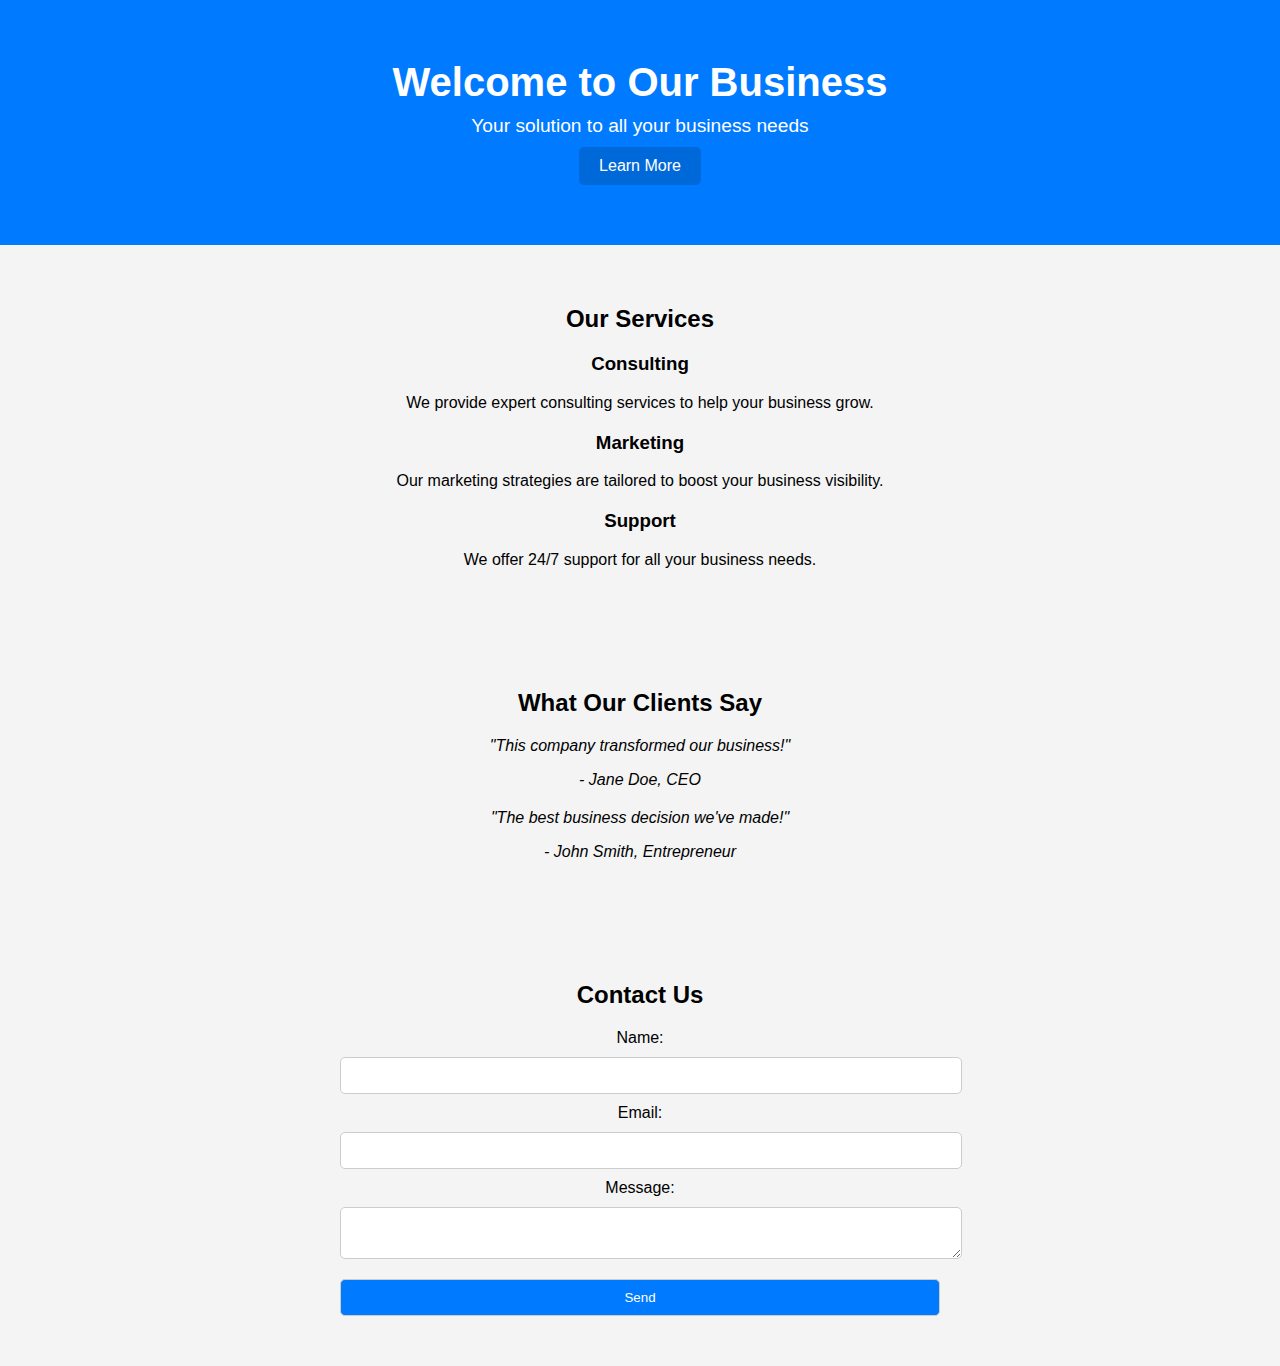
<file: business-landing-page/index.html>
<!DOCTYPE html>
<html lang="en">
<head>
    <meta charset="UTF-8">
    <meta name="viewport" content="width=device-width, initial-scale=1.0">
    <title>Our Business</title>
    <link rel="stylesheet" href="style.css">
</head>
<body>
    <!-- Hero Section -->
    <section id="hero">
        <h1>Welcome to Our Business</h1>
        <p>Your solution to all your business needs</p>
        <a href="#services" class="btn">Learn More</a>
    </section>

    <!-- Services Section -->
    <section id="services">
        <h2>Our Services</h2>
        <div class="service">
            <h3>Consulting</h3>
            <p>We provide expert consulting services to help your business grow.</p>
        </div>
        <div class="service">
            <h3>Marketing</h3>
            <p>Our marketing strategies are tailored to boost your business visibility.</p>
        </div>
        <div class="service">
            <h3>Support</h3>
            <p>We offer 24/7 support for all your business needs.</p>
        </div>
    </section>

    <!-- Testimonials Section -->
    <section id="testimonials">
        <h2>What Our Clients Say</h2>
        <div class="testimonial">
            <p>"This company transformed our business!"</p>
            <p>- Jane Doe, CEO</p>
        </div>
        <div class="testimonial">
            <p>"The best business decision we've made!"</p>
            <p>- John Smith, Entrepreneur</p>
        </div>
    </section>

    <!-- Contact Section -->
    <section id="contact">
        <h2>Contact Us</h2>
        <form id="contact-form">
            <label for="name">Name:</label>
            <input type="text" id="name" required>
            <label for="email">Email:</label>
            <input type="email" id="email" required>
            <label for="message">Message:</label>
            <textarea id="message" required></textarea>
            <button type="submit">Send</button>
        </form>
    </section>


    <!-- Project 1: Business Landing Page 
<section id="projects">
    <h2>Featured Projects</h2>
    
    <div class="project">
        <img src="images/business-landing-page.png" alt="Business Landing Page">
        <h3>Business Landing Page</h3>
        <p>This is a responsive business landing page built to showcase services. The page is designed to convert visitors into leads with clear CTAs.</p>
        <p><strong>Technologies used:</strong> HTML, CSS, JavaScript</p>
        <a href="https://raw200203.github.io/portfolio/" target="_blank">View on GitHub</a>
        <a href="https://yourportfolio.com/business-landing-page" target="_blank">Live Demo</a>
    </div>
    
</section>
-->
</body>
</html>
</file>
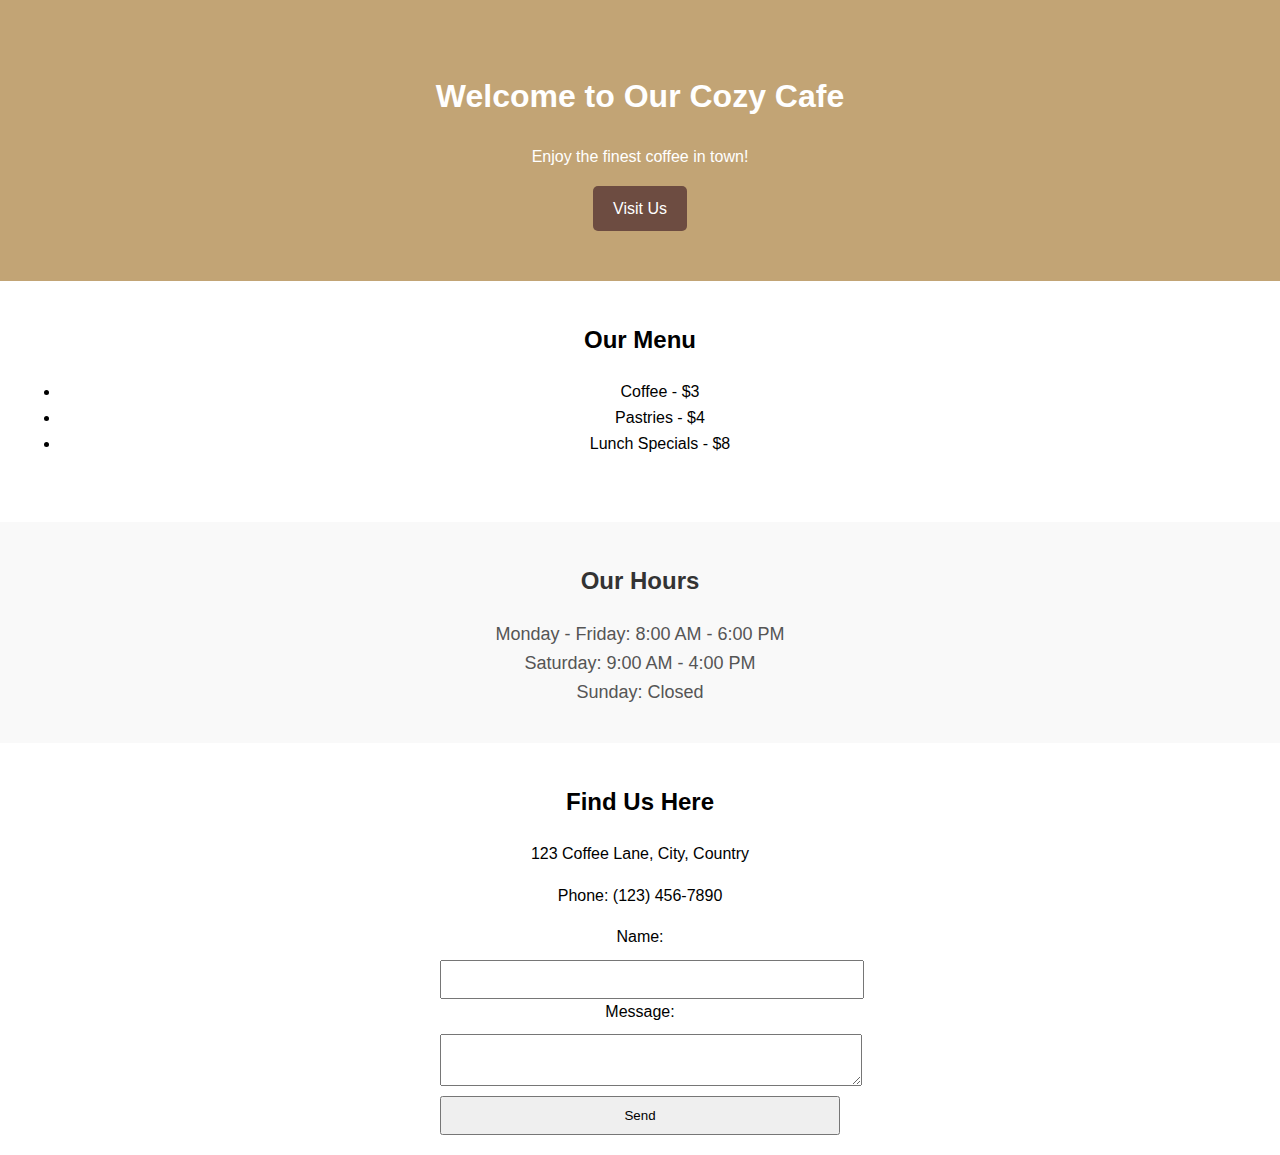
<file: cafe-website/index.html>
<!DOCTYPE html>
<html lang="en">
<head>
    <meta charset="UTF-8">
    <meta name="viewport" content="width=device-width, initial-scale=1.0">
    <title>Welcome to Our Cafe</title>
    <link rel="stylesheet" href="style.css">
</head>
<body>
    <!-- Hero Section -->
    <section id="hero">
        <h1>Welcome to Our Cozy Cafe</h1>
        <p>Enjoy the finest coffee in town!</p>
        <a href="#contact" class="btn">Visit Us</a>
    </section>

    <!-- Menu Section -->
    <section id="menu">
        <h2>Our Menu</h2>
        <ul>
            <li>Coffee - $3</li>
            <li>Pastries - $4</li>
            <li>Lunch Specials - $8</li>
        </ul>
    </section>

    <!-- Hours of Operation Section -->
    <section id="hours">
        <h2>Our Hours</h2>
        <ul>
            <li>Monday - Friday: 8:00 AM - 6:00 PM</li>
            <li>Saturday: 9:00 AM - 4:00 PM</li>
            <li>Sunday: Closed</li>
        </ul>
    </section>

    <!-- Contact Section -->
    <section id="contact">
        <h2>Find Us Here</h2>
        <p>123 Coffee Lane, City, Country</p>
        <p>Phone: (123) 456-7890</p>
        <form id="contact-form">
            <label for="name">Name:</label>
            <input type="text" id="name" required>
            <label for="message">Message:</label>
            <textarea id="message" required></textarea>
            <button type="submit">Send</button>
        </form>
    </section>
</body>
</html>
</file>
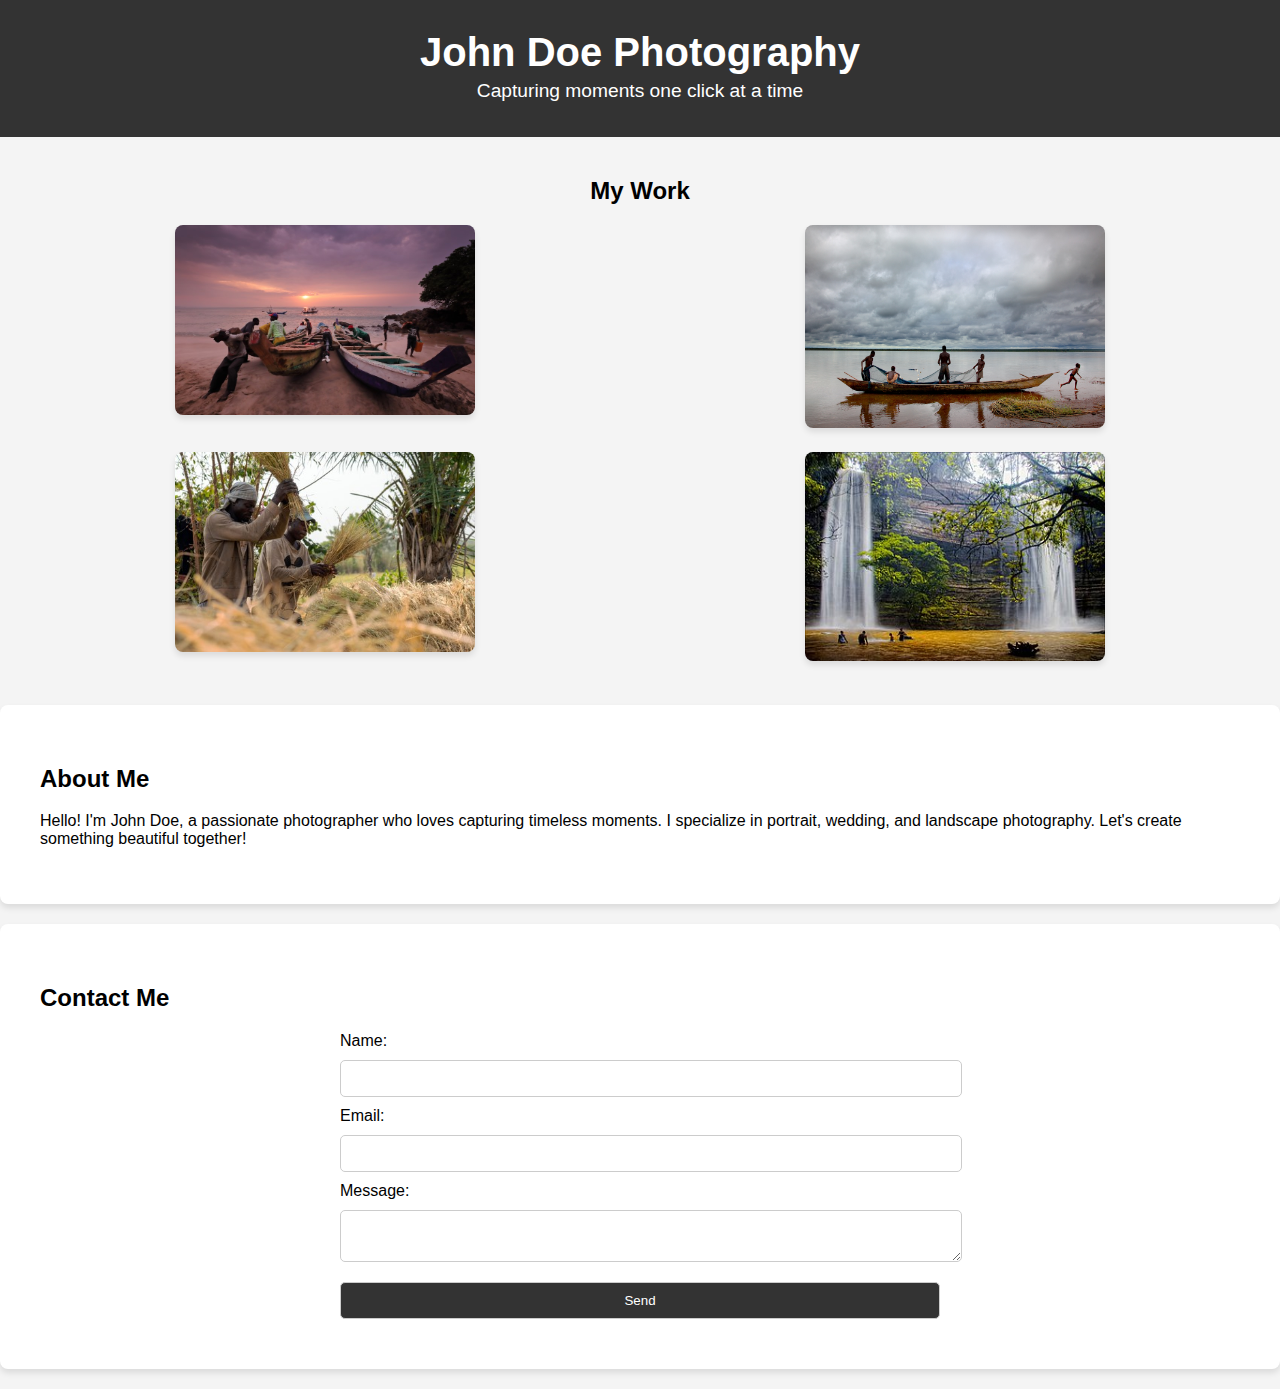
<file: photography-portfolio/index.html>
<!DOCTYPE html>
<html lang="en">
<head>
    <meta charset="UTF-8">
    <meta name="viewport" content="width=device-width, initial-scale=1.0">
    <title>Photography Portfolio</title>
    <link rel="stylesheet" href="style.css">
</head>
<body>
    <!-- Header Section -->
    <header>
        <h1>John Doe Photography</h1>
        <p>Capturing moments one click at a time</p>
    </header>

    <!-- Gallery Section -->
    <section id="gallery">
        <h2>My Work</h2>
        <div class="gallery-grid">
            <div class="gallery-item">
                <img src="images/photo1.jpg" alt="Sample Work 1">
            </div>
            <div class="gallery-item">
                <img src="images/photo2.jpg" alt="Sample Work 2">
            </div>
            <div class="gallery-item">
                <img src="images/photo3.jpg" alt="Sample Work 3">
            </div>
            <div class="gallery-item">
                <img src="images/photo4.jpg" alt="Sample Work 4">
            </div>
        </div>
    </section>

    <!-- About Section -->
    <section id="about">
        <h2>About Me</h2>
        <p>Hello! I'm John Doe, a passionate photographer who loves capturing timeless moments. I specialize in portrait, wedding, and landscape photography. Let's create something beautiful together!</p>
    </section>

    <!-- Contact Section -->
    <section id="contact">
        <h2>Contact Me</h2>
        <form id="contact-form">
            <label for="name">Name:</label>
            <input type="text" id="name" required>
            <label for="email">Email:</label>
            <input type="email" id="email" required>
            <label for="message">Message:</label>
            <textarea id="message" required></textarea>
            <button type="submit">Send</button>
        </form>
    </section>
</body>
</html>
</file>
<file: business-landing-page/style.css>
body {
    font-family: Arial, sans-serif;
    margin: 0;
    padding: 0;
    background-color: #f4f4f4;
}

#hero {
    background-color: #007bff;
    color: white;
    padding: 60px;
    text-align: center;
}

#hero h1 {
    margin: 0;
    font-size: 2.5rem;
}

#hero p {
    margin: 10px 0;
    font-size: 1.2rem;
}

.btn {
    display: inline-block;
    padding: 10px 20px;
    background-color: #0069d9;
    color: white;
    text-decoration: none;
    border-radius: 5px;
}

#services, #testimonials, #contact {
    padding: 40px;
    text-align: center;
}

.service {
    margin: 20px;
}

#testimonials .testimonial {
    margin: 20px 0;
    font-style: italic;
}

form {
    display: flex;
    flex-direction: column;
    max-width: 600px;
    margin: 0 auto;
}

input, textarea, button {
    margin: 10px 0;
    padding: 10px;
    width: 100%;
    border-radius: 5px;
    border: 1px solid #ccc;
}

button {
    background-color: #007bff;
    color: white;
    cursor: pointer;
}

button:hover {
    background-color: #0056b3;
}
</file>
<file: cafe-website/style.css>
body {
    font-family: Arial, sans-serif;
    line-height: 1.6;
    margin: 0;
    padding: 0;
}

#hero {
    background-color: #c2a475;
    color: white;
    padding: 50px;
    text-align: center;
}

.btn {
    display: inline-block;
    padding: 10px 20px;
    background-color: #6d4c41;
    color: white;
    text-decoration: none;
    border-radius: 5px;
}

#menu, #contact {
    padding: 20px;
    text-align: center;
}

#hours {
    background-color: #f9f9f9;
    padding: 20px;
    margin-top: 30px;
    text-align: center;
}

#hours h2 {
    font-size: 24px;
    color: #333;
}

#hours ul {
    list-style-type: none;
    padding: 0;
}

#hours li {
    font-size: 18px;
    color: #555;
}


form {
    display: flex;
    flex-direction: column;
    max-width: 400px;
    margin: 0 auto;
}

input, textarea, button {
    margin-top: 10px;
    padding: 10px;
    width: 100%;
}
</file>
<file: photography-portfolio/style.css>
body {
    font-family: Arial, sans-serif;
    margin: 0;
    padding: 0;
    background-color: #f4f4f4;
}

header {
    background-color: #333;
    color: white;
    padding: 30px;
    text-align: center;
}

header h1 {
    margin: 0;
    font-size: 2.5rem;
}

header p {
    margin: 5px 0;
    font-size: 1.2rem;
}

#gallery {
    padding: 20px;
    text-align: center;
}

.gallery-grid {
    display: grid;
    grid-template-columns: repeat(2, 1fr);
    grid-gap: 20px;
    justify-items: center;
}

.gallery-item img {
    width: 100%;
    max-width: 300px;
    border-radius: 8px;
    box-shadow: 0 4px 6px rgba(0, 0, 0, 0.1);
}

#about, #contact {
    padding: 40px;
    background-color: white;
    margin: 20px 0;
    border-radius: 8px;
    box-shadow: 0 4px 6px rgba(0, 0, 0, 0.1);
}

form {
    display: flex;
    flex-direction: column;
    max-width: 600px;
    margin: 0 auto;
}

input, textarea, button {
    margin: 10px 0;
    padding: 10px;
    width: 100%;
    border-radius: 5px;
    border: 1px solid #ccc;
}

button {
    background-color: #333;
    color: white;
    cursor: pointer;
}

button:hover {
    background-color: #555;
}
</file>
